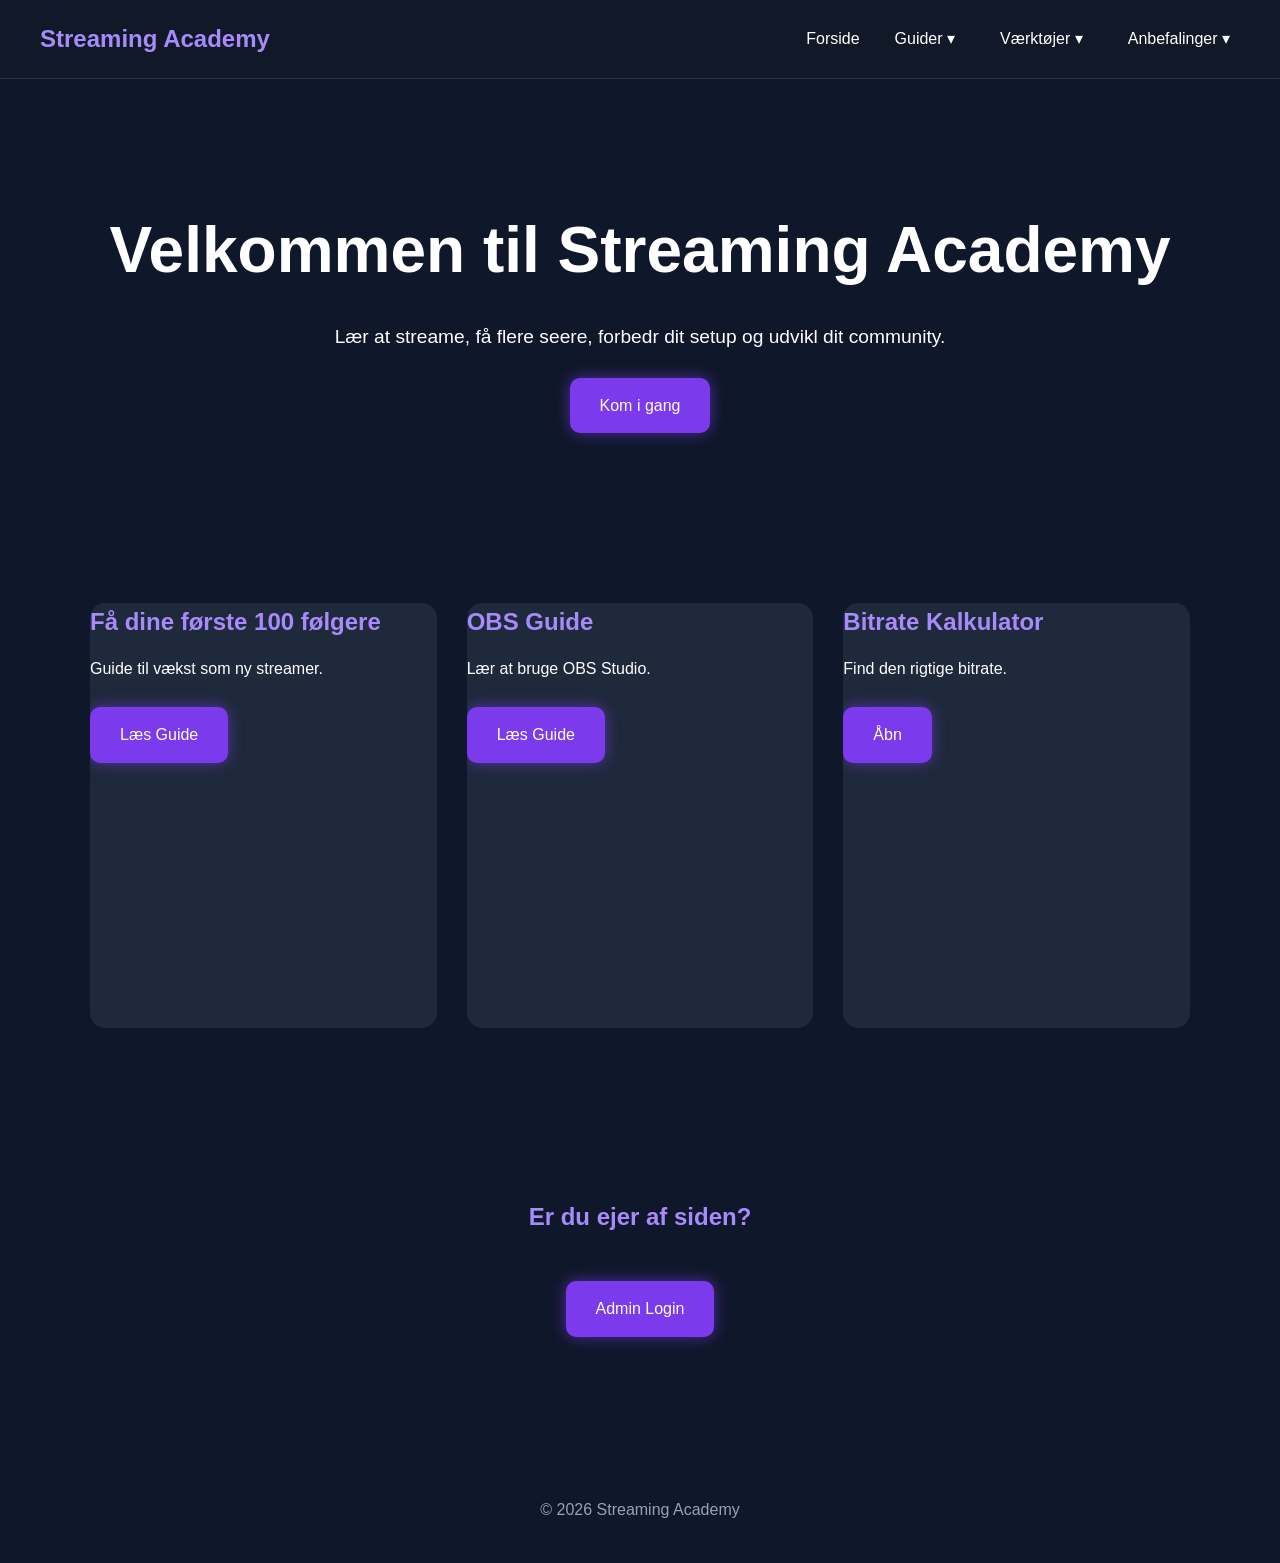
<file: index.html>
<!DOCTYPE html>

<html lang="da">
<head>
    <meta charset="UTF-8">
    <meta name="viewport" content="width=device-width, initial-scale=1.0">
    <title>Streaming Academy</title>
    <link rel="stylesheet" href="style.css">
</head>
<body>

<header>
    <div class="logo">Streaming Academy</div>


<nav class="nav">

    <a href="index.html" class="nav-link">Forside</a>

    <div class="dropdown">
        <span class="dropbtn">Guider ▾</span>
        <div class="dropdown-content">
            <a href="100-foelgere.html">Første 100 Følgere</a>
            <a href="thumbnails.html">Thumbnails</a>
            <a href="stream-setup.html">Stream Setup</a>
            <a href="obs-guide.html">OBS Guide</a>
        </div>
    </div>

    <div class="dropdown">
        <span class="dropbtn">Værktøjer ▾</span>
        <div class="dropdown-content">
            <a href="streamnavn.html">Streamnavn Generator</a>
            <a href="contentideer.html">Content Idéer</a>
            <a href="bitrate-kalkulator.html">Bitrate Kalkulator</a>
            <a href="mikrofontest.html">Mikrofon Test</a>
        </div>
    </div>

    <div class="dropdown">
        <span class="dropbtn">Anbefalinger ▾</span>
        <div class="dropdown-content">
            <a href="webcams.html">Webcams</a>
            <a href="mikrofoner.html">Mikrofoner</a>
        </div>
    </div>

</nav>


</header>

<section class="hero">
    <h1>Velkommen til Streaming Academy</h1>


<p>
    Lær at streame, få flere seere,
    forbedr dit setup og udvikl dit community.
</p>

<a href="100-foelgere.html" class="btn">
    Kom i gang
</a>


</section>

<section class="cards">


<div class="card">
    <h2>Få dine første 100 følgere</h2>
    <p>Guide til vækst som ny streamer.</p>
    <a href="100-foelgere.html" class="btn">Læs Guide</a>
</div>

<div class="card">
    <h2>OBS Guide</h2>
    <p>Lær at bruge OBS Studio.</p>
    <a href="obs-guide.html" class="btn">Læs Guide</a>
</div>

<div class="card">
    <h2>Bitrate Kalkulator</h2>
    <p>Find den rigtige bitrate.</p>
    <a href="bitrate-kalkulator.html" class="btn">Åbn</a>
</div>


</section>

<section class="admin-section">
    <h2>Er du ejer af siden?</h2>


<a href="admin.html" class="btn">
    Admin Login
</a>


</section>

<footer>
    <p>© 2026 Streaming Academy</p>
</footer>

</body>
</html>
</file>
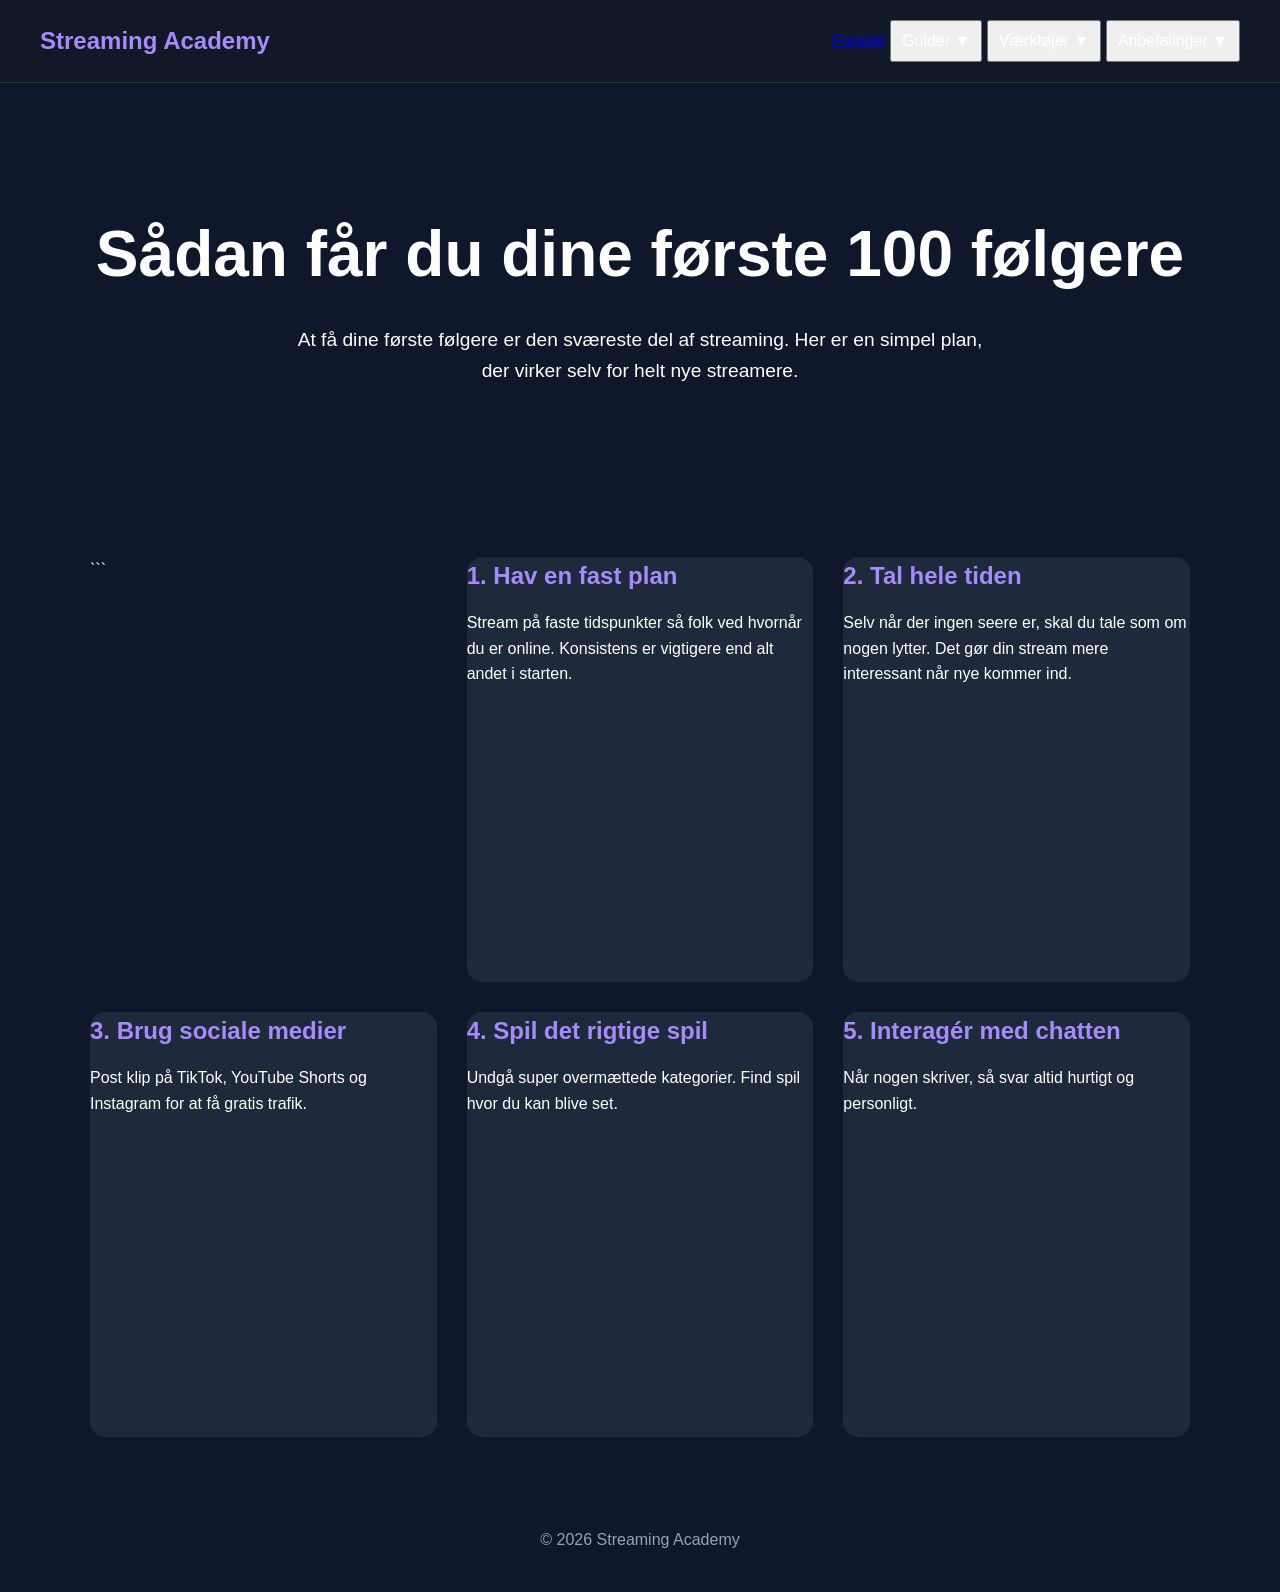
<file: 100-foelgere.html>
<!DOCTYPE html>

<html lang="da">
<head>
    <meta charset="UTF-8">
    <meta name="viewport" content="width=device-width, initial-scale=1.0">
    <title>Første 100 Følgere</title>
    <link rel="stylesheet" href="style.css">
</head>
<body>

<header>
    <div class="logo">Streaming Academy</div>


<nav>
    <a href="index.html">Forside</a>

    <div class="dropdown">
        <button class="dropbtn">Guider ▼</button>
        <div class="dropdown-content">
            <a href="100-foelgere.html">Første 100 Følgere</a>
            <a href="thumbnails.html">Thumbnails</a>
            <a href="stream-setup.html">Stream Setup</a>
            <a href="obs-guide.html">OBS Guide</a>
        </div>
    </div>

    <div class="dropdown">
        <button class="dropbtn">Værktøjer ▼</button>
        <div class="dropdown-content">
            <a href="streamnavn.html">Streamnavn Generator</a>
            <a href="contentideer.html">Content Idéer</a>
            <a href="bitrate-kalkulator.html">Bitrate Kalkulator</a>
            <a href="mikrofontest.html">Mikrofon Test</a>
        </div>
    </div>

    <div class="dropdown">
        <button class="dropbtn">Anbefalinger ▼</button>
        <div class="dropdown-content">
            <a href="webcams.html">Webcams</a>
            <a href="mikrofoner.html">Mikrofoner</a>
        </div>
    </div>
</nav>


</header>

<section class="hero">
    <h1>Sådan får du dine første 100 følgere</h1>
    <p>
        At få dine første følgere er den sværeste del af streaming.
        Her er en simpel plan, der virker selv for helt nye streamere.
    </p>
</section>

<section class="cards">

```
<div class="card">
    <h2>1. Hav en fast plan</h2>
    <p>
        Stream på faste tidspunkter så folk ved hvornår du er online.
        Konsistens er vigtigere end alt andet i starten.
    </p>
</div>

<div class="card">
    <h2>2. Tal hele tiden</h2>
    <p>
        Selv når der ingen seere er, skal du tale som om nogen lytter.
        Det gør din stream mere interessant når nye kommer ind.
    </p>
</div>

<div class="card">
    <h2>3. Brug sociale medier</h2>
    <p>
        Post klip på TikTok, YouTube Shorts og Instagram for at få gratis trafik.
    </p>
</div>

<div class="card">
    <h2>4. Spil det rigtige spil</h2>
    <p>
        Undgå super overmættede kategorier. Find spil hvor du kan blive set.
    </p>
</div>

<div class="card">
    <h2>5. Interagér med chatten</h2>
    <p>
        Når nogen skriver, så svar altid hurtigt og personligt.
    </p>
</div>


</section>

<footer>
    <p>© 2026 Streaming Academy</p>
</footer>

</body>
</html>
</file>
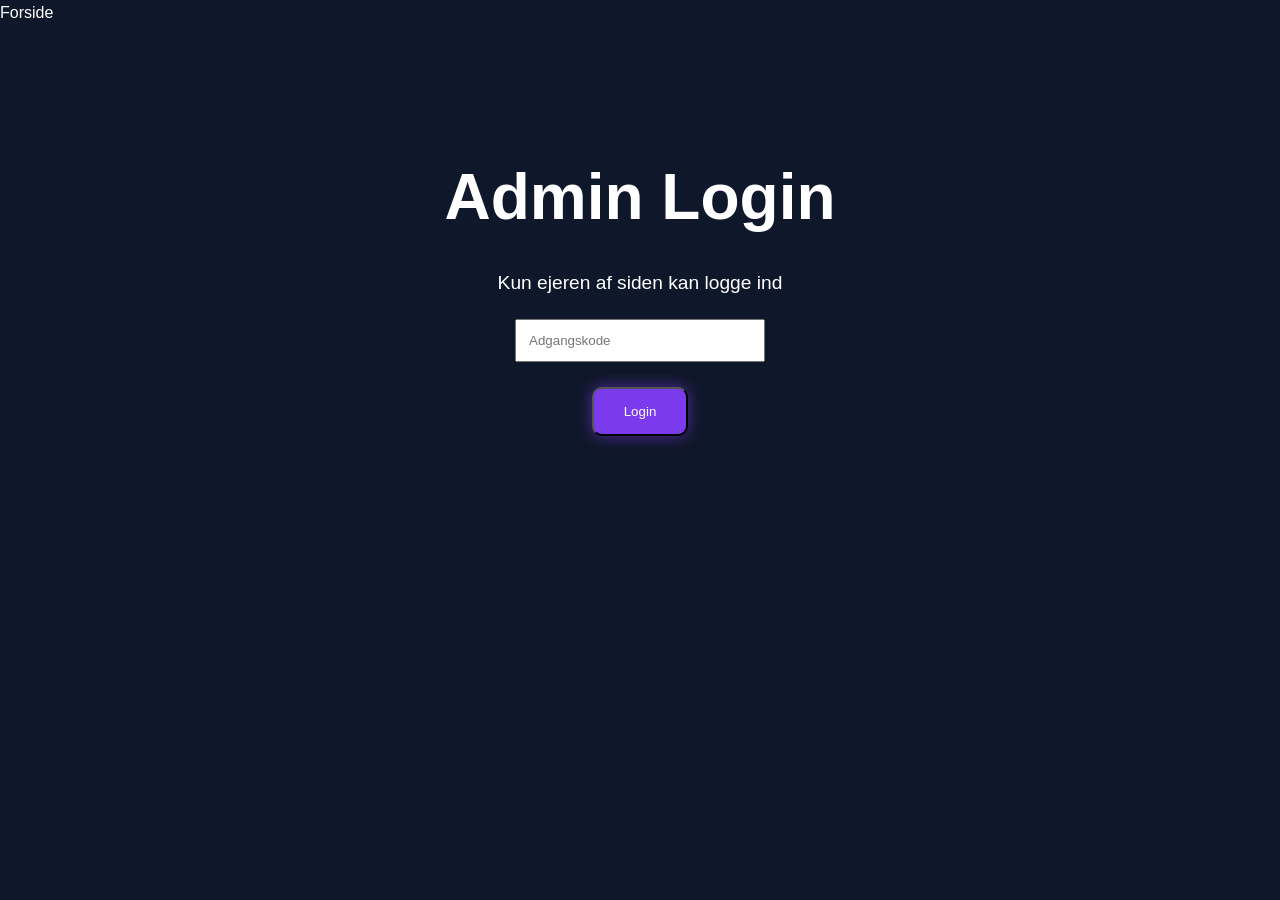
<file: admin.html>
<!DOCTYPE html>
<html lang="da">
<head>
<meta charset="UTF-8">
<meta name="viewport" content="width=device-width, initial-scale=1.0">
<title>Admin Login</title>
<link rel="stylesheet" href="style.css">
</head>
<body>

<nav class="nav">
    <a href="index.html" class="nav-link">Forside</a>
</nav>

<section class="hero">
    <h1>Admin Login</h1>
    <p>Kun ejeren af siden kan logge ind</p>

    <input type="password" id="password" placeholder="Adgangskode"
           style="padding:12px; margin-top:20px; width:250px;">

    <br>

    <button class="btn" onclick="checkPassword()">Login</button>

    <h2 id="msg" style="margin-top:20px;"></h2>
</section>

<script>
function checkPassword(){
    const pass = document.getElementById("password").value;

    // SKIFT DEN HER KODE SENERE HVIS DU VIL
    if(pass === "admin123"){
        document.getElementById("msg").style.color = "lightgreen";
        document.getElementById("msg").innerText = "Login godkendt...";

        // her sender vi videre til en “skjult side”
        setTimeout(() => {
            window.location.href = "admin-panel.html";
        }, 800);

    } else {
        document.getElementById("msg").style.color = "red";
        document.getElementById("msg").innerText = "Forkert kode";
    }
}
</script>

</body>
</html>
</file>
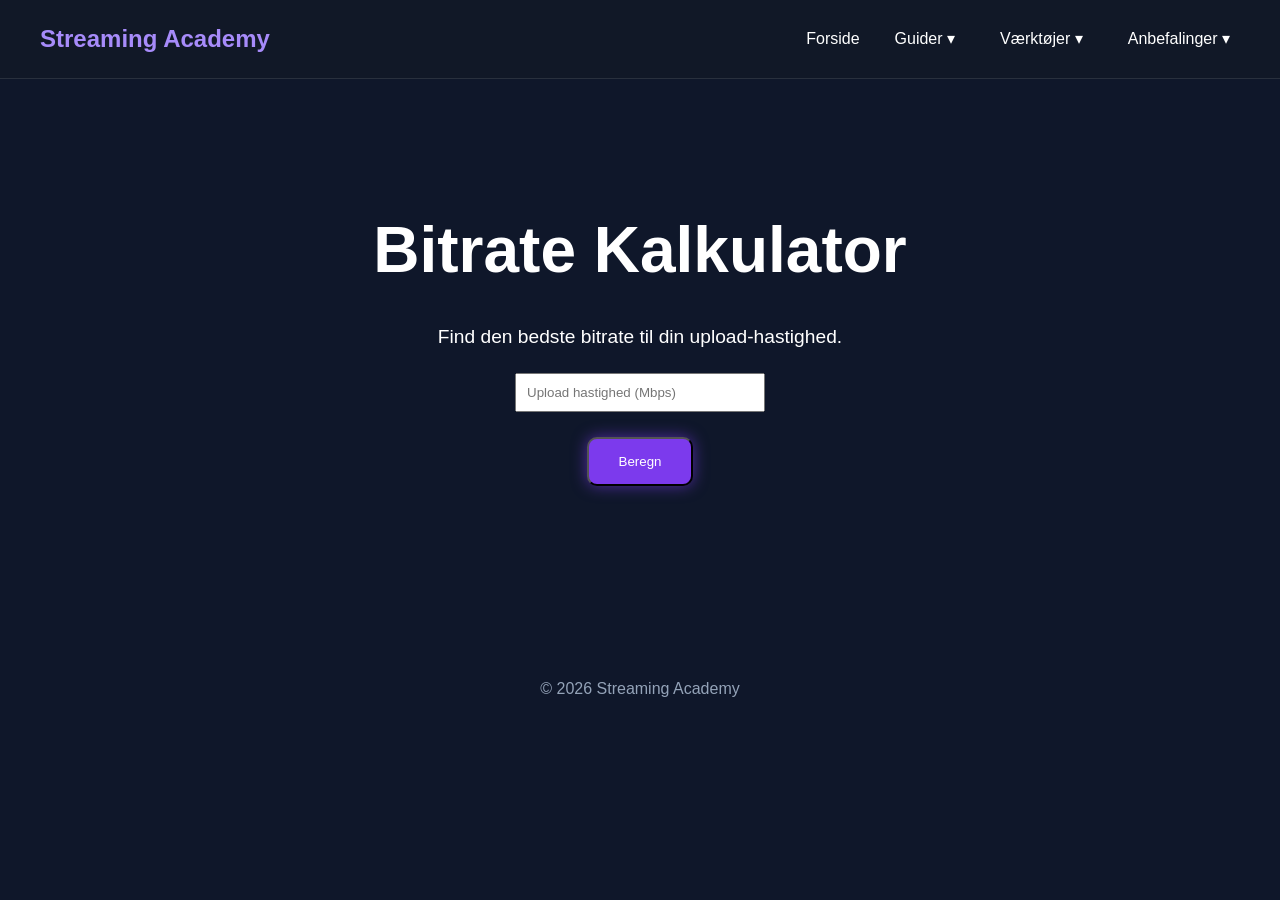
<file: bitrate-kalkulator.html>
<!DOCTYPE html>

<html lang="da">
<head>
    <meta charset="UTF-8">
    <meta name="viewport" content="width=device-width, initial-scale=1.0">
    <title>Bitrate Kalkulator</title>
    <link rel="stylesheet" href="style.css">
</head>
<body>

<header>
    <div class="logo">Streaming Academy</div>


<nav class="nav">

    <a href="index.html" class="nav-link">Forside</a>

    <div class="dropdown">
        <span class="dropbtn">Guider ▾</span>
        <div class="dropdown-content">
            <a href="100-foelgere.html">Første 100 Følgere</a>
            <a href="thumbnails.html">Thumbnails</a>
            <a href="stream-setup.html">Stream Setup</a>
            <a href="obs-guide.html">OBS Guide</a>
        </div>
    </div>

    <div class="dropdown">
        <span class="dropbtn">Værktøjer ▾</span>
        <div class="dropdown-content">
            <a href="streamnavn.html">Streamnavn Generator</a>
            <a href="contentideer.html">Content Idéer</a>
            <a href="bitrate-kalkulator.html">Bitrate Kalkulator</a>
            <a href="mikrofontest.html">Mikrofon Test</a>
        </div>
    </div>

    <div class="dropdown">
        <span class="dropbtn">Anbefalinger ▾</span>
        <div class="dropdown-content">
            <a href="webcams.html">Webcams</a>
            <a href="mikrofoner.html">Mikrofoner</a>
        </div>
    </div>

</nav>

</header>

<section class="hero">
    <h1>Bitrate Kalkulator</h1>
    <p>Find den bedste bitrate til din upload-hastighed.</p>


<input type="number" id="upload" placeholder="Upload hastighed (Mbps)" style="padding:10px; margin-top:20px; width:250px;">

<br>

<button class="btn" onclick="calcBitrate()">Beregn</button>

<h2 id="result" style="margin-top:30px;"></h2>


</section>

<script>
function calcBitrate(){
    const upload = document.getElementById("upload").value;

    if(!upload){
        document.getElementById("result").innerText = "Indtast din upload hastighed";
        return;
    }

    // ca. 70% af upload til streaming
    const bitrate = Math.floor(upload * 1000 * 0.7);

    document.getElementById("result").innerText =
        "Anbefalet bitrate: " + bitrate + " kbps";
}
</script>

<footer>
    <p>© 2026 Streaming Academy</p>
</footer>

</body>
</html>
</file>
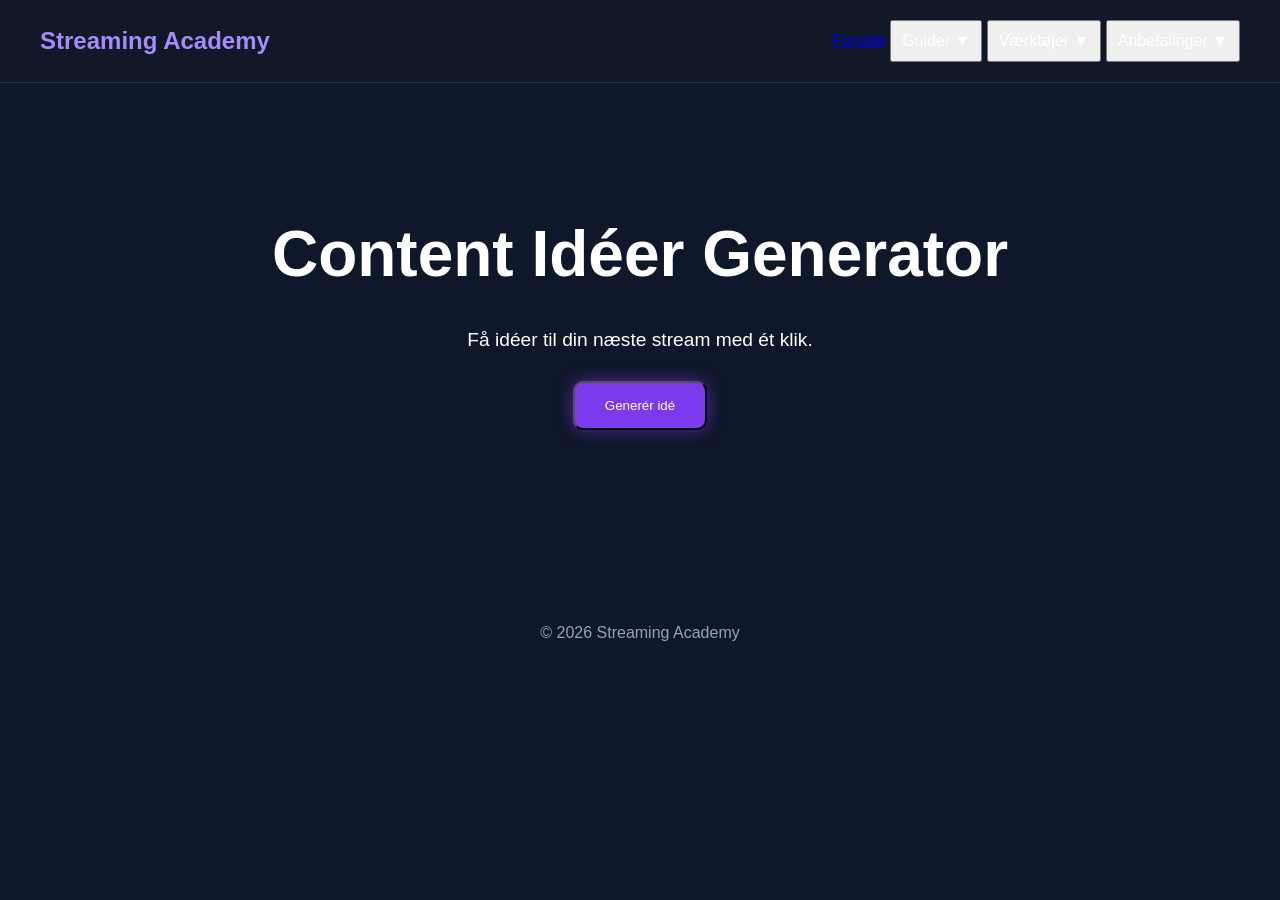
<file: contentideer.html>
<!DOCTYPE html>

<html lang="da">
<head>
    <meta charset="UTF-8">
    <meta name="viewport" content="width=device-width, initial-scale=1.0">
    <title>Content Idéer Generator</title>
    <link rel="stylesheet" href="style.css">
</head>
<body>

<header>
    <div class="logo">Streaming Academy</div>


<nav>
    <a href="index.html">Forside</a>

    <div class="dropdown">
        <button class="dropbtn">Guider ▼</button>
        <div class="dropdown-content">
            <a href="100-foelgere.html">Første 100 Følgere</a>
            <a href="thumbnails.html">Thumbnails</a>
            <a href="stream-setup.html">Stream Setup</a>
            <a href="obs-guide.html">OBS Guide</a>
        </div>
    </div>

    <div class="dropdown">
        <button class="dropbtn">Værktøjer ▼</button>
        <div class="dropdown-content">
            <a href="streamnavn.html">Streamnavn Generator</a>
            <a href="contentideer.html">Content Idéer</a>
            <a href="bitrate-kalkulator.html">Bitrate Kalkulator</a>
            <a href="mikrofontest.html">Mikrofon Test</a>
        </div>
    </div>

    <div class="dropdown">
        <button class="dropbtn">Anbefalinger ▼</button>
        <div class="dropdown-content">
            <a href="webcams.html">Webcams</a>
            <a href="mikrofoner.html">Mikrofoner</a>
        </div>
    </div>
</nav>


</header>

<section class="hero">
    <h1>Content Idéer Generator</h1>
    <p>Få idéer til din næste stream med ét klik.</p>


<button class="btn" onclick="generateIdea()">Generér idé</button>

<h2 id="idea" style="margin-top:30px;"></h2>


</section>

<script>
const ideas = [
    "Spil med omvendte controls",
    "Lad chatten styre dine valg",
    "Kun én våben challenge",
    "24 timers stream challenge",
    "React til gamle klip",
    "Tab med vilje og prøv at komme tilbage",
    "Spil uden HUD",
    "Viewer challenges hele streamen",
    "Kun én farve i spillet (hvis muligt)",
    "Speedrun dit yndlingsspil"
];

function generateIdea(){
    const random = ideas[Math.floor(Math.random() * ideas.length)];
    document.getElementById("idea").innerText = random;
}
</script>

<footer>
    <p>© 2026 Streaming Academy</p>
</footer>

</body>
</html>
</file>
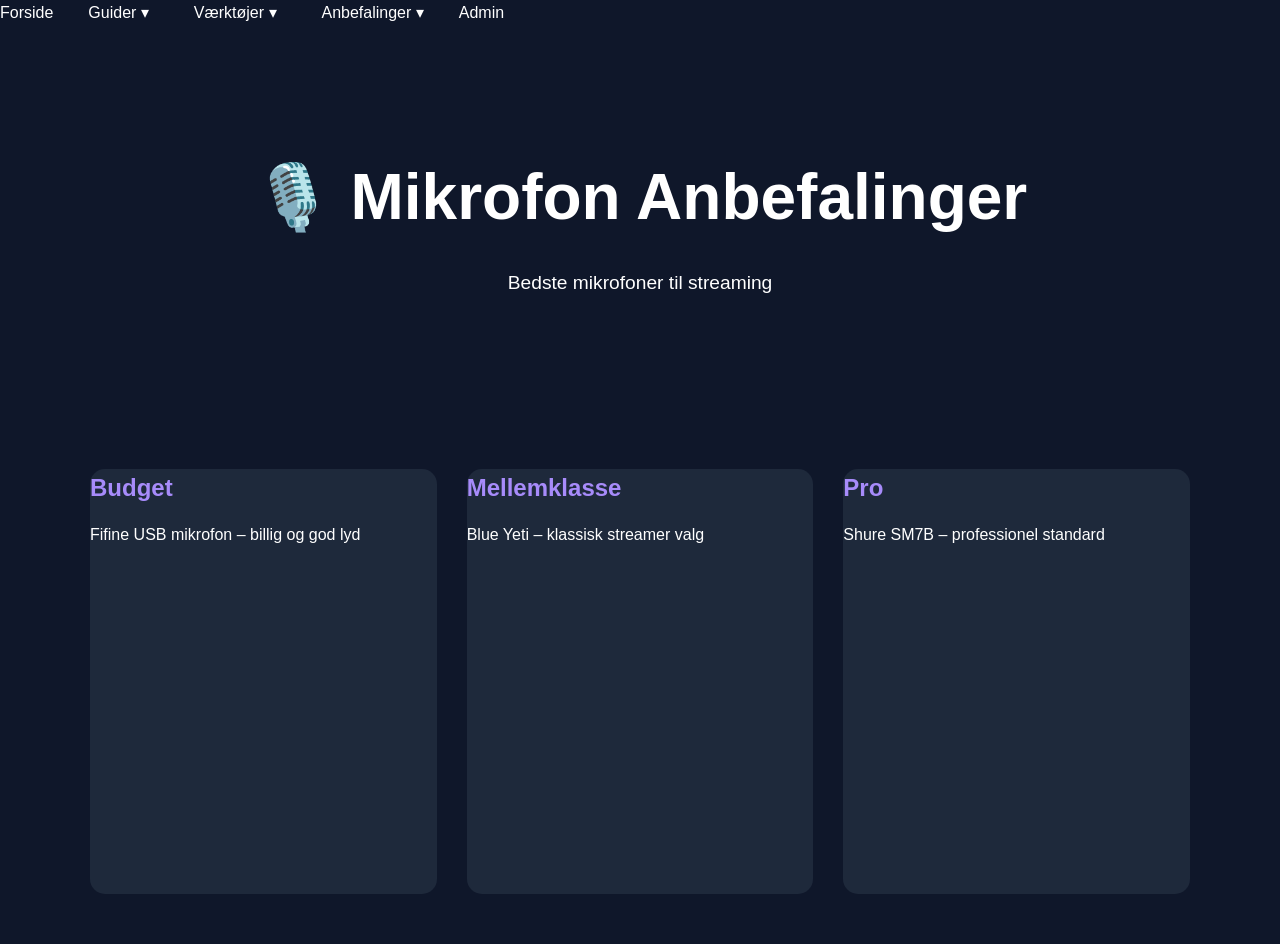
<file: mikrofoner.html>
<!DOCTYPE html>
<html lang="da">
<head>
<meta charset="UTF-8">
<meta name="viewport" content="width=device-width, initial-scale=1.0">
<title>Mikrofoner</title>
<link rel="stylesheet" href="style.css">
</head>
<body>

<nav class="nav">

    <a href="index.html" class="nav-link">Forside</a>

    <div class="dropdown">
        <span class="dropbtn">Guider ▾</span>
        <div class="dropdown-content">
            <a href="100-foelgere.html">Første 100 Følgere</a>
            <a href="thumbnails.html">Thumbnails</a>
            <a href="stream-setup.html">Stream Setup</a>
            <a href="obs-guide.html">OBS Guide</a>
        </div>
    </div>

    <div class="dropdown">
        <span class="dropbtn">Værktøjer ▾</span>
        <div class="dropdown-content">
            <a href="streamnavn.html">Streamnavn Generator</a>
            <a href="contentideer.html">Content Idéer</a>
            <a href="bitrate-kalkulator.html">Bitrate Kalkulator</a>
            <a href="mikrofontest.html">Mikrofon Test</a>
        </div>
    </div>

    <div class="dropdown">
        <span class="dropbtn">Anbefalinger ▾</span>
        <div class="dropdown-content">
            <a href="webcams.html">Webcams</a>
            <a href="mikrofoner.html">Mikrofoner</a>
        </div>
    </div>

    <a href="admin.html" class="nav-link">Admin</a>

</nav>

<section class="hero">
    <h1>🎙️ Mikrofon Anbefalinger</h1>
    <p>Bedste mikrofoner til streaming</p>
</section>

<section class="cards">

<div class="card">
<h2>Budget</h2>
<p>Fifine USB mikrofon – billig og god lyd</p>
</div>

<div class="card">
<h2>Mellemklasse</h2>
<p>Blue Yeti – klassisk streamer valg</p>
</div>

<div class="card">
<h2>Pro</h2>
<p>Shure SM7B – professionel standard</p>
</div>

</section>

</body>
</html>
</file>
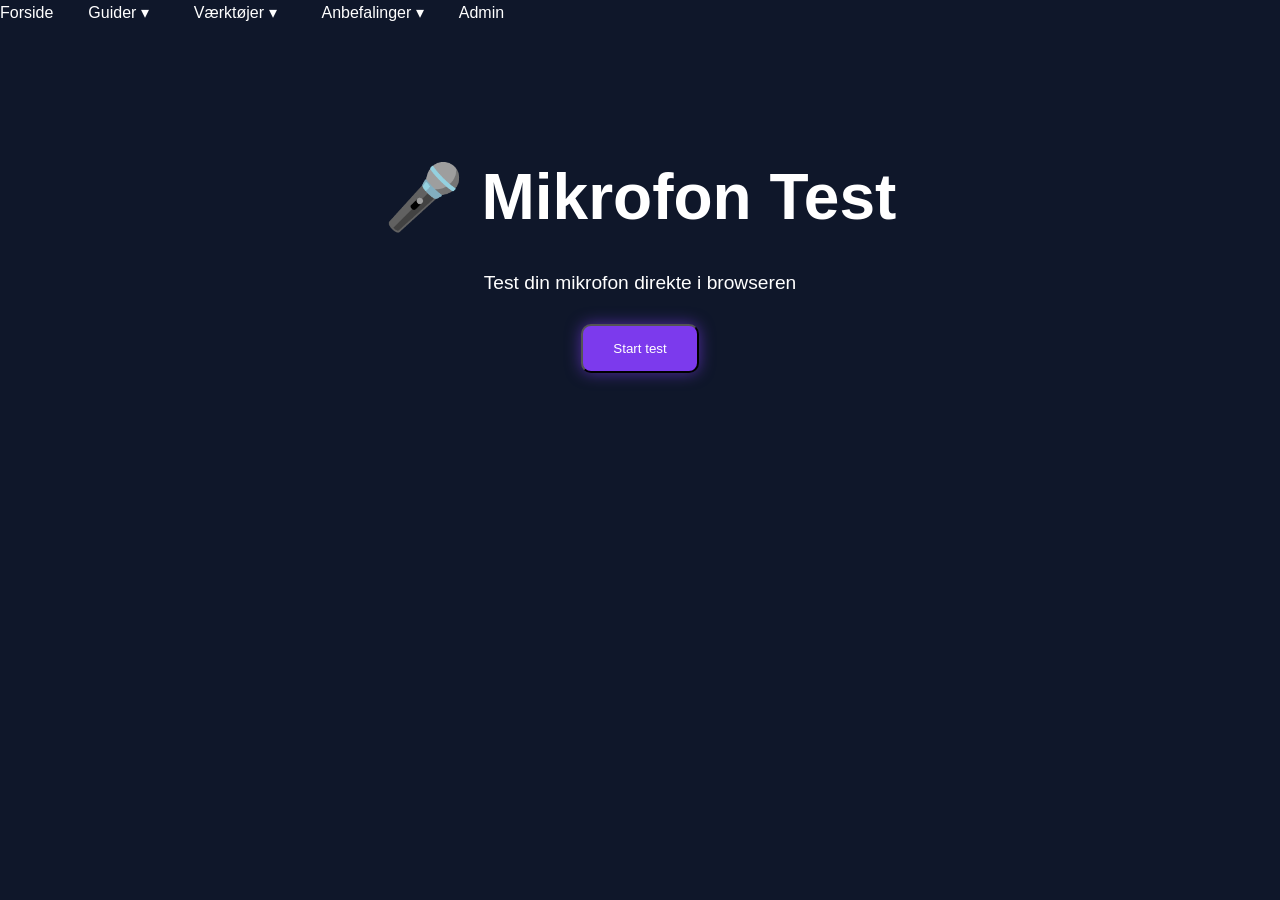
<file: mikrofontest.html>
<!DOCTYPE html>
<html lang="da">
<head>
<meta charset="UTF-8">
<meta name="viewport" content="width=device-width, initial-scale=1.0">
<title>Mikrofon Test</title>
<link rel="stylesheet" href="style.css">
</head>
<body>

<nav class="nav">

    <a href="index.html" class="nav-link">Forside</a>

    <div class="dropdown">
        <span class="dropbtn">Guider ▾</span>
        <div class="dropdown-content">
            <a href="100-foelgere.html">Første 100 Følgere</a>
            <a href="thumbnails.html">Thumbnails</a>
            <a href="stream-setup.html">Stream Setup</a>
            <a href="obs-guide.html">OBS Guide</a>
        </div>
    </div>

    <div class="dropdown">
        <span class="dropbtn">Værktøjer ▾</span>
        <div class="dropdown-content">
            <a href="streamnavn.html">Streamnavn Generator</a>
            <a href="contentideer.html">Content Idéer</a>
            <a href="bitrate-kalkulator.html">Bitrate Kalkulator</a>
            <a href="mikrofontest.html">Mikrofon Test</a>
        </div>
    </div>

    <div class="dropdown">
        <span class="dropbtn">Anbefalinger ▾</span>
        <div class="dropdown-content">
            <a href="webcams.html">Webcams</a>
            <a href="mikrofoner.html">Mikrofoner</a>
        </div>
    </div>

    <a href="admin.html" class="nav-link">Admin</a>

</nav>

<section class="hero">
    <h1>🎤 Mikrofon Test</h1>
    <p>Test din mikrofon direkte i browseren</p>

    <button class="btn" onclick="startTest()">Start test</button>

    <audio id="audio" controls style="margin-top:20px; display:none;"></audio>
</section>

<script>
let recorder;
let chunks = [];

async function startTest(){
    const stream = await navigator.mediaDevices.getUserMedia({ audio:true });

    recorder = new MediaRecorder(stream);
    chunks = [];

    recorder.ondataavailable = e => chunks.push(e.data);

    recorder.onstop = () => {
        const blob = new Blob(chunks, { type:"audio/webm" });
        const url = URL.createObjectURL(blob);

        const audio = document.getElementById("audio");
        audio.src = url;
        audio.style.display = "block";
    };

    recorder.start();

    setTimeout(() => recorder.stop(), 4000);
}
</script>

</body>
</html>
</file>
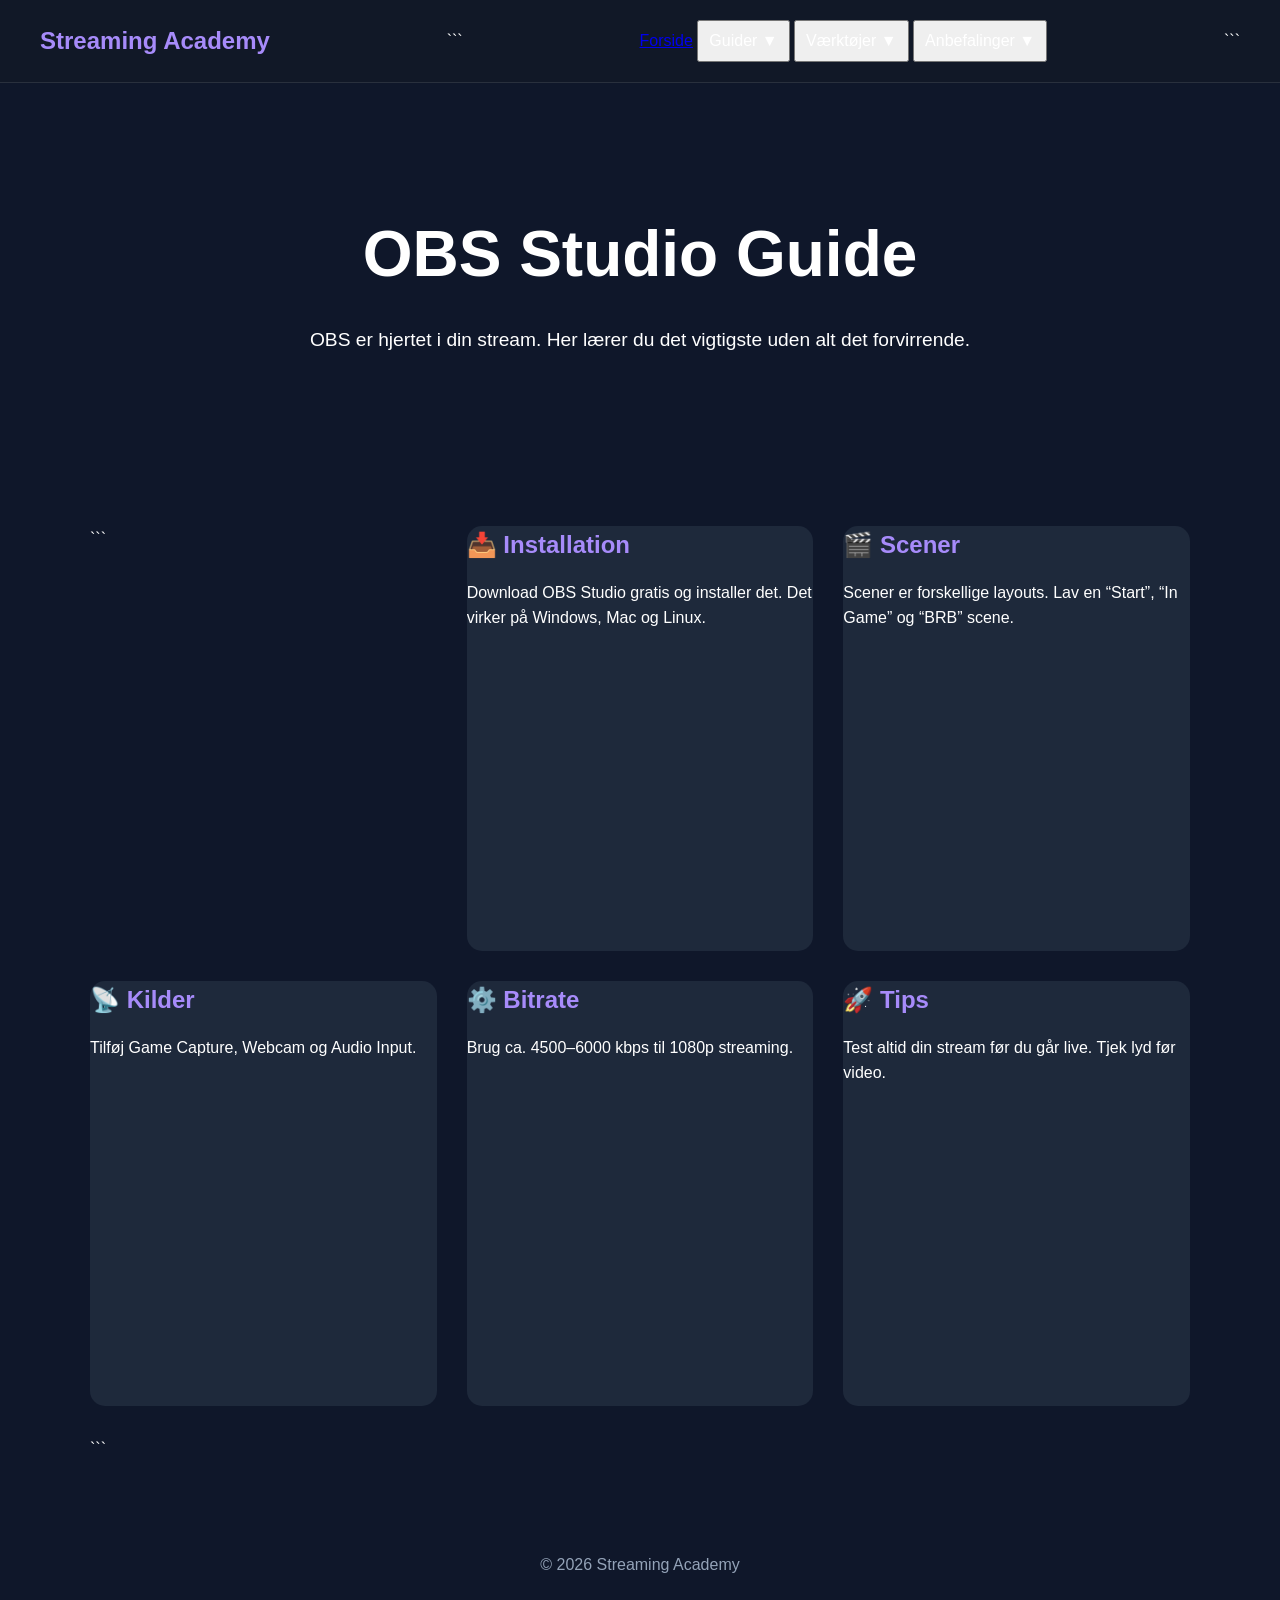
<file: OBS-guide.html>
<!DOCTYPE html>

<html lang="da">
<head>
    <meta charset="UTF-8">
    <meta name="viewport" content="width=device-width, initial-scale=1.0">
    <title>OBS Guide</title>
    <link rel="stylesheet" href="style.css">
</head>
<body>

<header>
    <div class="logo">Streaming Academy</div>

```
<nav>
    <a href="index.html">Forside</a>

    <div class="dropdown">
        <button class="dropbtn">Guider ▼</button>
        <div class="dropdown-content">
            <a href="100-foelgere.html">Første 100 Følgere</a>
            <a href="thumbnails.html">Thumbnails</a>
            <a href="stream-setup.html">Stream Setup</a>
            <a href="obs-guide.html">OBS Guide</a>
        </div>
    </div>

    <div class="dropdown">
        <button class="dropbtn">Værktøjer ▼</button>
        <div class="dropdown-content">
            <a href="streamnavn.html">Streamnavn Generator</a>
            <a href="contentideer.html">Content Idéer</a>
            <a href="bitrate-kalkulator.html">Bitrate Kalkulator</a>
            <a href="mikrofontest.html">Mikrofon Test</a>
        </div>
    </div>

    <div class="dropdown">
        <button class="dropbtn">Anbefalinger ▼</button>
        <div class="dropdown-content">
            <a href="webcams.html">Webcams</a>
            <a href="mikrofoner.html">Mikrofoner</a>
        </div>
    </div>
</nav>
```

</header>

<section class="hero">
    <h1>OBS Studio Guide</h1>
    <p>
        OBS er hjertet i din stream.
        Her lærer du det vigtigste uden alt det forvirrende.
    </p>
</section>

<section class="cards">

```
<div class="card">
    <h2>📥 Installation</h2>
    <p>
        Download OBS Studio gratis og installer det.
        Det virker på Windows, Mac og Linux.
    </p>
</div>

<div class="card">
    <h2>🎬 Scener</h2>
    <p>
        Scener er forskellige layouts.
        Lav en “Start”, “In Game” og “BRB” scene.
    </p>
</div>

<div class="card">
    <h2>📡 Kilder</h2>
    <p>
        Tilføj Game Capture, Webcam og Audio Input.
    </p>
</div>

<div class="card">
    <h2>⚙️ Bitrate</h2>
    <p>
        Brug ca. 4500–6000 kbps til 1080p streaming.
    </p>
</div>

<div class="card">
    <h2>🚀 Tips</h2>
    <p>
        Test altid din stream før du går live.
        Tjek lyd før video.
    </p>
</div>
```

</section>

<footer>
    <p>© 2026 Streaming Academy</p>
</footer>

</body>
</html>
</file>
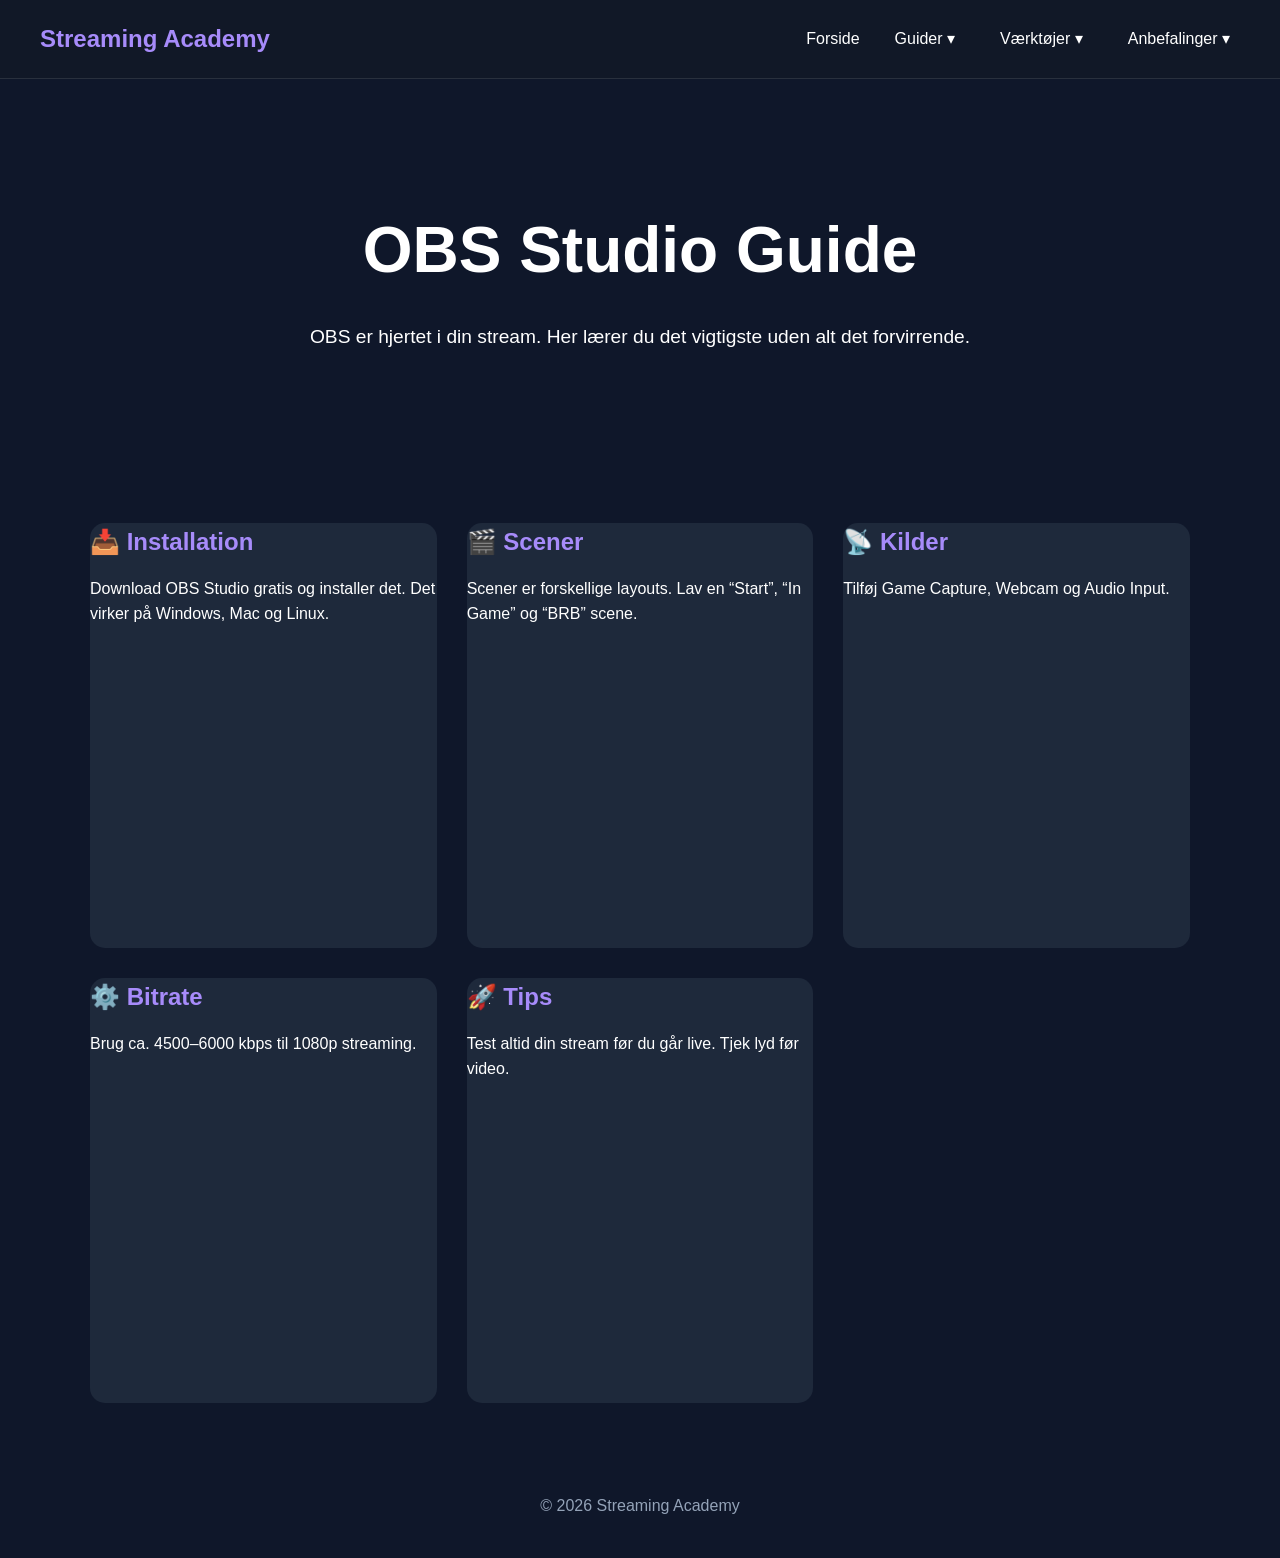
<file: obs-guide.html>
<!DOCTYPE html>

<html lang="da">
<head>
    <meta charset="UTF-8">
    <meta name="viewport" content="width=device-width, initial-scale=1.0">
    <title>OBS Guide</title>
    <link rel="stylesheet" href="style.css">
</head>
<body>

<header>
    <div class="logo">Streaming Academy</div>


<nav class="nav">

    <a href="index.html" class="nav-link">Forside</a>

    <div class="dropdown">
        <span class="dropbtn">Guider ▾</span>
        <div class="dropdown-content">
            <a href="100-foelgere.html">Første 100 Følgere</a>
            <a href="thumbnails.html">Thumbnails</a>
            <a href="stream-setup.html">Stream Setup</a>
            <a href="obs-guide.html">OBS Guide</a>
        </div>
    </div>

    <div class="dropdown">
        <span class="dropbtn">Værktøjer ▾</span>
        <div class="dropdown-content">
            <a href="streamnavn.html">Streamnavn Generator</a>
            <a href="contentideer.html">Content Idéer</a>
            <a href="bitrate-kalkulator.html">Bitrate Kalkulator</a>
            <a href="mikrofontest.html">Mikrofon Test</a>
        </div>
    </div>

    <div class="dropdown">
        <span class="dropbtn">Anbefalinger ▾</span>
        <div class="dropdown-content">
            <a href="webcams.html">Webcams</a>
            <a href="mikrofoner.html">Mikrofoner</a>
        </div>
    </div>

</nav>


</header>

<section class="hero">
    <h1>OBS Studio Guide</h1>
    <p>
        OBS er hjertet i din stream.
        Her lærer du det vigtigste uden alt det forvirrende.
    </p>
</section>

<section class="cards">


<div class="card">
    <h2>📥 Installation</h2>
    <p>
        Download OBS Studio gratis og installer det.
        Det virker på Windows, Mac og Linux.
    </p>
</div>

<div class="card">
    <h2>🎬 Scener</h2>
    <p>
        Scener er forskellige layouts.
        Lav en “Start”, “In Game” og “BRB” scene.
    </p>
</div>

<div class="card">
    <h2>📡 Kilder</h2>
    <p>
        Tilføj Game Capture, Webcam og Audio Input.
    </p>
</div>

<div class="card">
    <h2>⚙️ Bitrate</h2>
    <p>
        Brug ca. 4500–6000 kbps til 1080p streaming.
    </p>
</div>

<div class="card">
    <h2>🚀 Tips</h2>
    <p>
        Test altid din stream før du går live.
        Tjek lyd før video.
    </p>
</div>


</section>

<footer>
    <p>© 2026 Streaming Academy</p>
</footer>

</body>
</html>
</file>
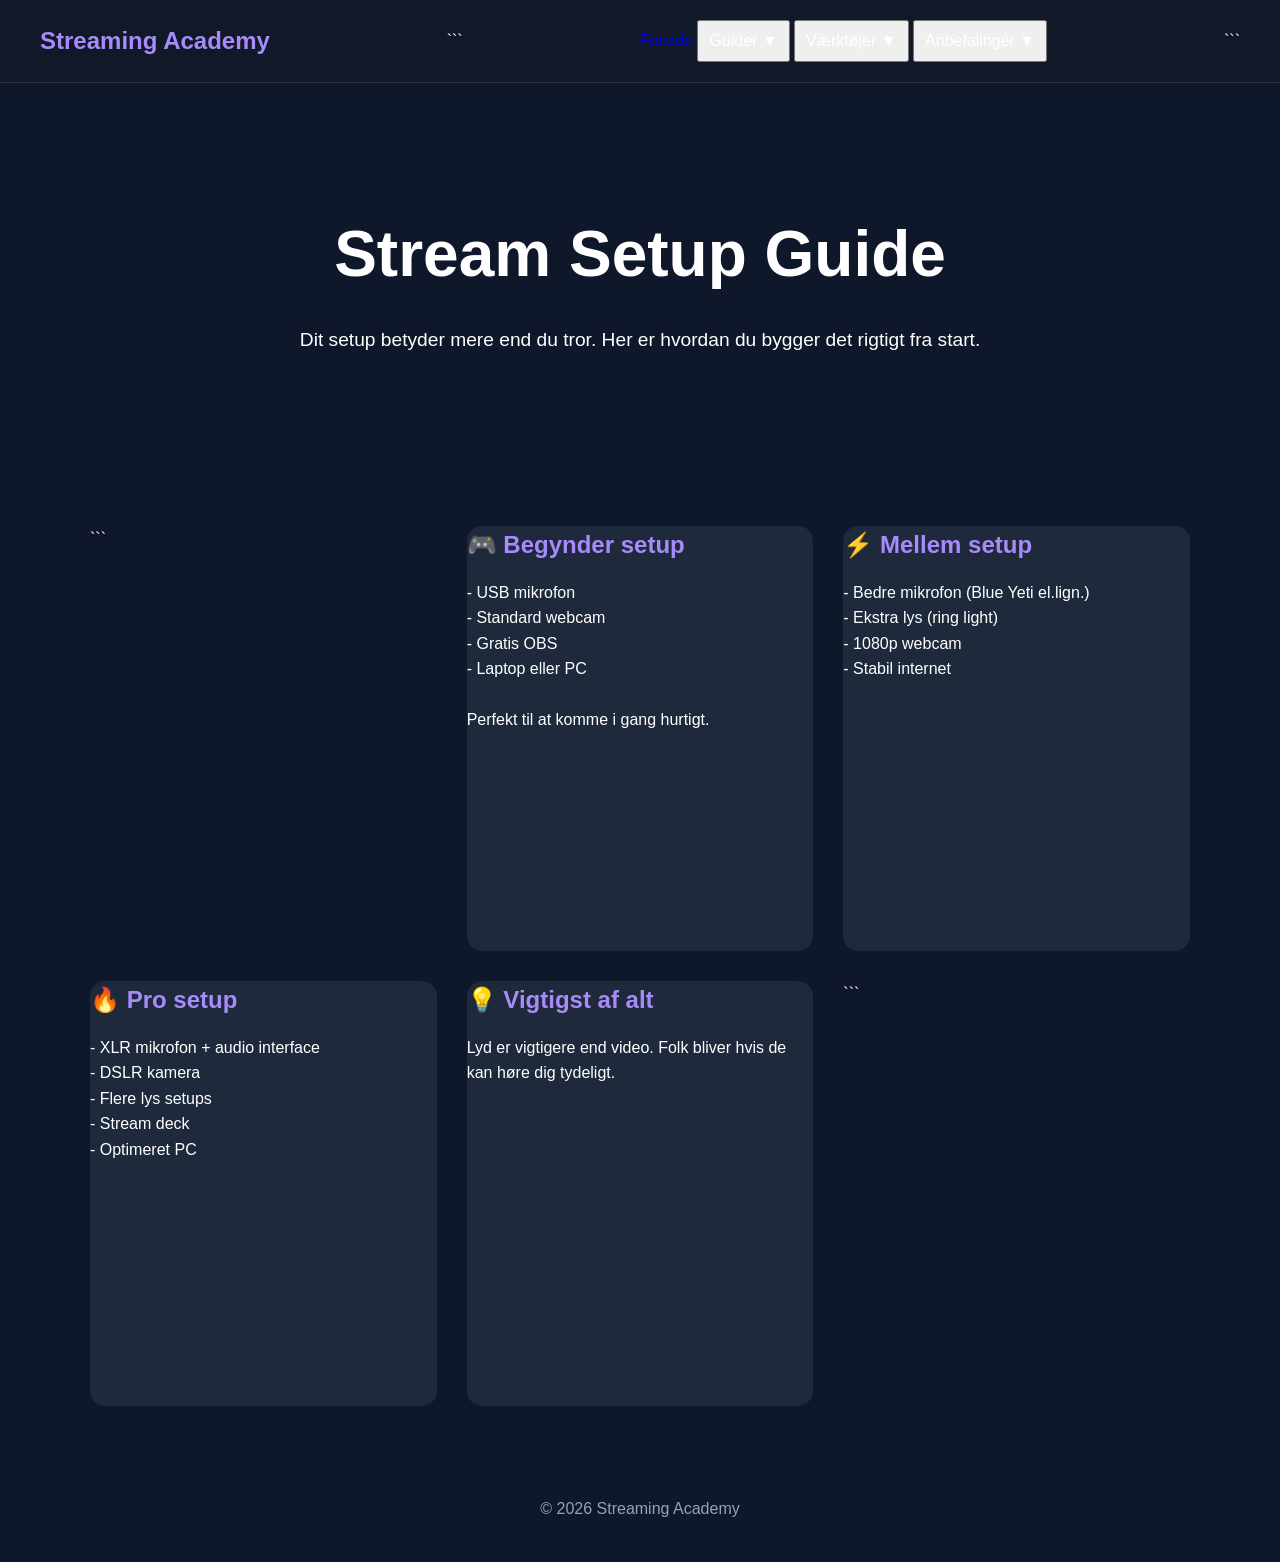
<file: stream-setup.html>
<!DOCTYPE html>

<html lang="da">
<head>
    <meta charset="UTF-8">
    <meta name="viewport" content="width=device-width, initial-scale=1.0">
    <title>Stream Setup Guide</title>
    <link rel="stylesheet" href="style.css">
</head>
<body>

<header>
    <div class="logo">Streaming Academy</div>

```
<nav>
    <a href="index.html">Forside</a>

    <div class="dropdown">
        <button class="dropbtn">Guider ▼</button>
        <div class="dropdown-content">
            <a href="100-foelgere.html">Første 100 Følgere</a>
            <a href="thumbnails.html">Thumbnails</a>
            <a href="stream-setup.html">Stream Setup</a>
            <a href="obs-guide.html">OBS Guide</a>
        </div>
    </div>

    <div class="dropdown">
        <button class="dropbtn">Værktøjer ▼</button>
        <div class="dropdown-content">
            <a href="streamnavn.html">Streamnavn Generator</a>
            <a href="contentideer.html">Content Idéer</a>
            <a href="bitrate-kalkulator.html">Bitrate Kalkulator</a>
            <a href="mikrofontest.html">Mikrofon Test</a>
        </div>
    </div>

    <div class="dropdown">
        <button class="dropbtn">Anbefalinger ▼</button>
        <div class="dropdown-content">
            <a href="webcams.html">Webcams</a>
            <a href="mikrofoner.html">Mikrofoner</a>
        </div>
    </div>
</nav>
```

</header>

<section class="hero">
    <h1>Stream Setup Guide</h1>
    <p>
        Dit setup betyder mere end du tror.
        Her er hvordan du bygger det rigtigt fra start.
    </p>
</section>

<section class="cards">

```
<div class="card">
    <h2>🎮 Begynder setup</h2>
    <p>
        - USB mikrofon<br>
        - Standard webcam<br>
        - Gratis OBS<br>
        - Laptop eller PC<br><br>
        Perfekt til at komme i gang hurtigt.
    </p>
</div>

<div class="card">
    <h2>⚡ Mellem setup</h2>
    <p>
        - Bedre mikrofon (Blue Yeti el.lign.)<br>
        - Ekstra lys (ring light)<br>
        - 1080p webcam<br>
        - Stabil internet
    </p>
</div>

<div class="card">
    <h2>🔥 Pro setup</h2>
    <p>
        - XLR mikrofon + audio interface<br>
        - DSLR kamera<br>
        - Flere lys setups<br>
        - Stream deck<br>
        - Optimeret PC
    </p>
</div>

<div class="card">
    <h2>💡 Vigtigst af alt</h2>
    <p>
        Lyd er vigtigere end video.
        Folk bliver hvis de kan høre dig tydeligt.
    </p>
</div>
```

</section>

<footer>
    <p>© 2026 Streaming Academy</p>
</footer>

</body>
</html>
</file>
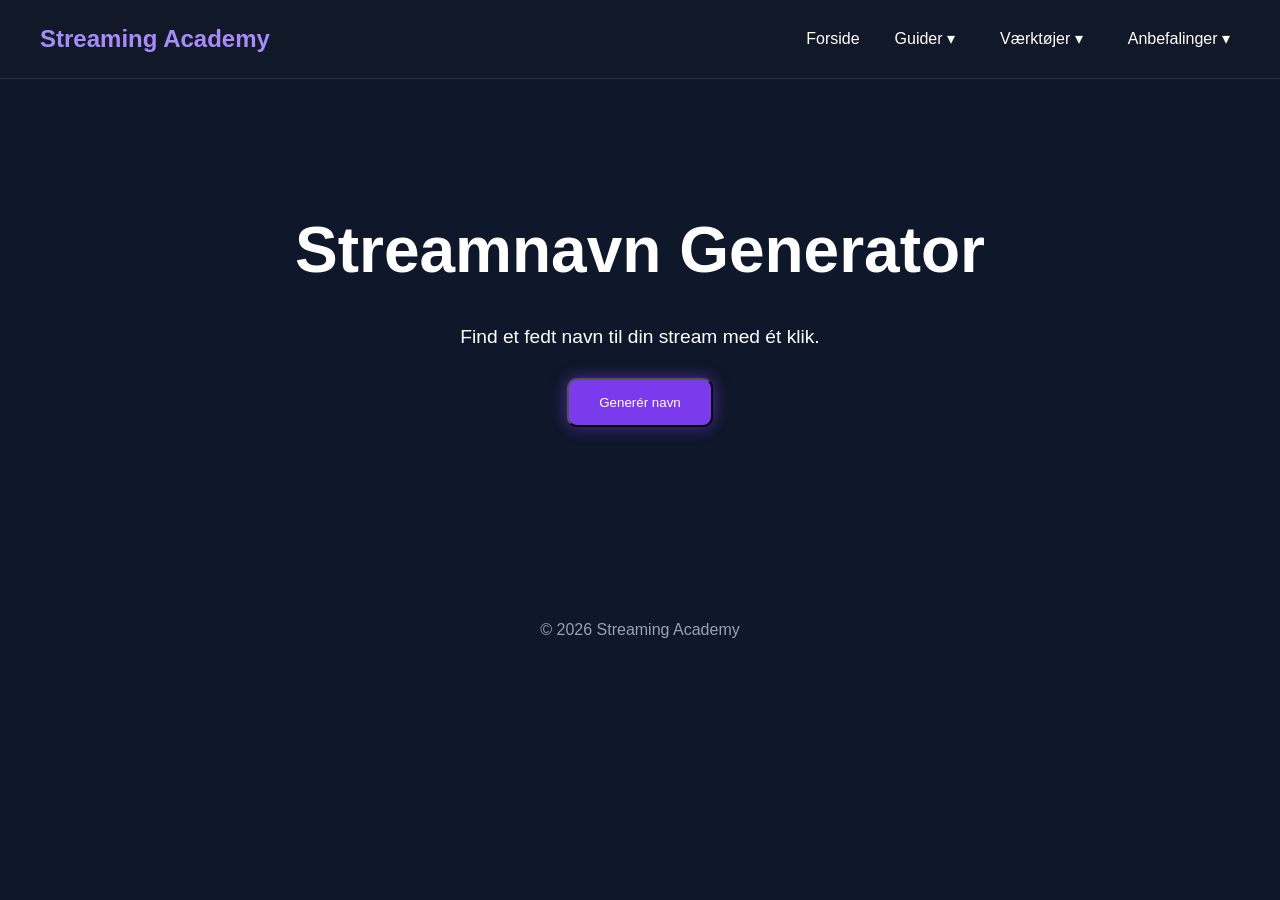
<file: streamnavn.html>
<!DOCTYPE html>

<html lang="da">
<head>
    <meta charset="UTF-8">
    <meta name="viewport" content="width=device-width, initial-scale=1.0">
    <title>Streamnavn Generator</title>
    <link rel="stylesheet" href="style.css">
</head>
<body>

<header>
    <div class="logo">Streaming Academy</div>


<nav class="nav">

    <a href="index.html" class="nav-link">Forside</a>

    <div class="dropdown">
        <span class="dropbtn">Guider ▾</span>
        <div class="dropdown-content">
            <a href="100-foelgere.html">Første 100 Følgere</a>
            <a href="thumbnails.html">Thumbnails</a>
            <a href="stream-setup.html">Stream Setup</a>
            <a href="obs-guide.html">OBS Guide</a>
        </div>
    </div>

    <div class="dropdown">
        <span class="dropbtn">Værktøjer ▾</span>
        <div class="dropdown-content">
            <a href="streamnavn.html">Streamnavn Generator</a>
            <a href="contentideer.html">Content Idéer</a>
            <a href="bitrate-kalkulator.html">Bitrate Kalkulator</a>
            <a href="mikrofontest.html">Mikrofon Test</a>
        </div>
    </div>

    <div class="dropdown">
        <span class="dropbtn">Anbefalinger ▾</span>
        <div class="dropdown-content">
            <a href="webcams.html">Webcams</a>
            <a href="mikrofoner.html">Mikrofoner</a>
        </div>
    </div>

</nav>


</header>

<section class="hero">
    <h1>Streamnavn Generator</h1>
    <p>Find et fedt navn til din stream med ét klik.</p>


<button class="btn" onclick="generateName()">Generér navn</button>

<h2 id="name" style="margin-top:30px;"></h2>


</section>

<script>
const names = [
    "ShadowStream",
    "PixelKing",
    "NightNova",
    "FrostByte",
    "StreamLegend",
    "AlphaCaster",
    "NovaPlays",
    "ZeroLagTV",
    "EchoGaming",
    "CyberWolf"
];

function generateName(){
    const random = names[Math.floor(Math.random() * names.length)];
    document.getElementById("name").innerText = random;
}
</script>

<footer>
    <p>© 2026 Streaming Academy</p>
</footer>

</body>
</html>
</file>
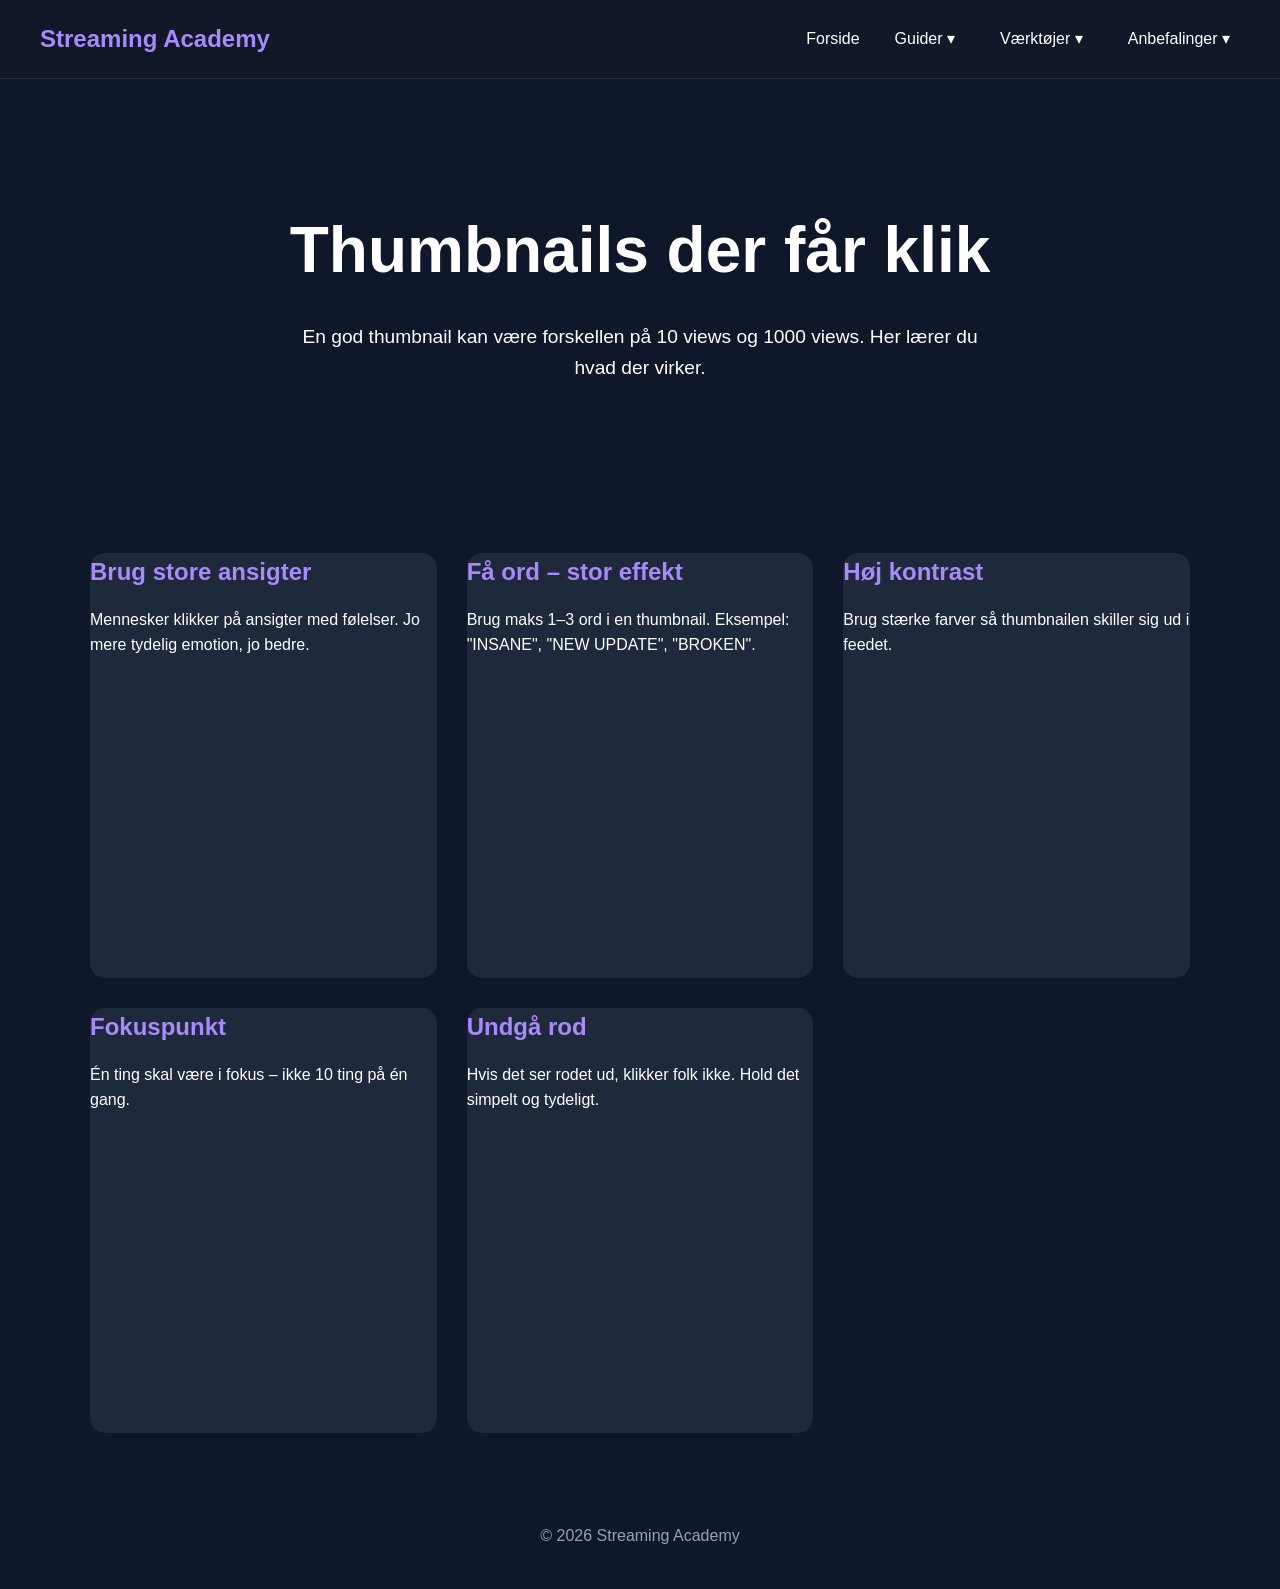
<file: thumbnails.html>
<!DOCTYPE html>

<html lang="da">
<head>
    <meta charset="UTF-8">
    <meta name="viewport" content="width=device-width, initial-scale=1.0">
    <title>Thumbnails Guide</title>
    <link rel="stylesheet" href="style.css">
</head>
<body>

<header>
    <div class="logo">Streaming Academy</div>


<nav class="nav">

    <a href="index.html" class="nav-link">Forside</a>

    <div class="dropdown">
        <span class="dropbtn">Guider ▾</span>
        <div class="dropdown-content">
            <a href="100-foelgere.html">Første 100 Følgere</a>
            <a href="thumbnails.html">Thumbnails</a>
            <a href="stream-setup.html">Stream Setup</a>
            <a href="obs-guide.html">OBS Guide</a>
        </div>
    </div>

    <div class="dropdown">
        <span class="dropbtn">Værktøjer ▾</span>
        <div class="dropdown-content">
            <a href="streamnavn.html">Streamnavn Generator</a>
            <a href="contentideer.html">Content Idéer</a>
            <a href="bitrate-kalkulator.html">Bitrate Kalkulator</a>
            <a href="mikrofontest.html">Mikrofon Test</a>
        </div>
    </div>

    <div class="dropdown">
        <span class="dropbtn">Anbefalinger ▾</span>
        <div class="dropdown-content">
            <a href="webcams.html">Webcams</a>
            <a href="mikrofoner.html">Mikrofoner</a>
        </div>
    </div>

</nav>


</header>

<section class="hero">
    <h1>Thumbnails der får klik</h1>
    <p>
        En god thumbnail kan være forskellen på 10 views og 1000 views.
        Her lærer du hvad der virker.
    </p>
</section>

<section class="cards">


<div class="card">
    <h2>Brug store ansigter</h2>
    <p>
        Mennesker klikker på ansigter med følelser.
        Jo mere tydelig emotion, jo bedre.
    </p>
</div>

<div class="card">
    <h2>Få ord – stor effekt</h2>
    <p>
        Brug maks 1–3 ord i en thumbnail.
        Eksempel: "INSANE", "NEW UPDATE", "BROKEN".
    </p>
</div>

<div class="card">
    <h2>Høj kontrast</h2>
    <p>
        Brug stærke farver så thumbnailen skiller sig ud i feedet.
    </p>
</div>

<div class="card">
    <h2>Fokuspunkt</h2>
    <p>
        Én ting skal være i fokus – ikke 10 ting på én gang.
    </p>
</div>

<div class="card">
    <h2>Undgå rod</h2>
    <p>
        Hvis det ser rodet ud, klikker folk ikke.
        Hold det simpelt og tydeligt.
    </p>
</div>


</section>

<footer>
    <p>© 2026 Streaming Academy</p>
</footer>

</body>
</html>
</file>
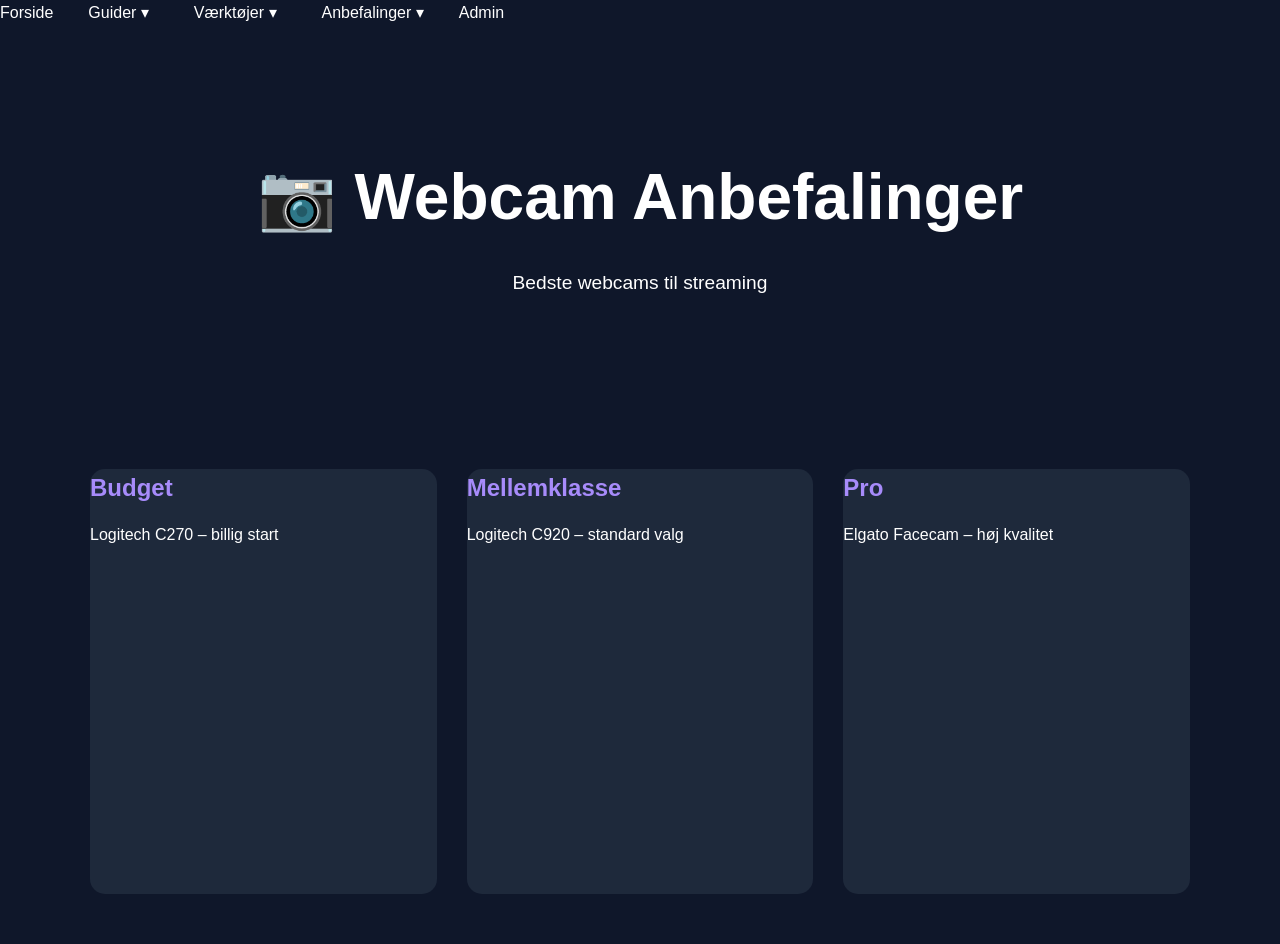
<file: webcams.html>
<!DOCTYPE html>
<html lang="da">
<head>
<meta charset="UTF-8">
<meta name="viewport" content="width=device-width, initial-scale=1.0">
<title>Webcams</title>
<link rel="stylesheet" href="style.css">
</head>
<body>

<nav class="nav">

    <a href="index.html" class="nav-link">Forside</a>

    <div class="dropdown">
        <span class="dropbtn">Guider ▾</span>
        <div class="dropdown-content">
            <a href="100-foelgere.html">Første 100 Følgere</a>
            <a href="thumbnails.html">Thumbnails</a>
            <a href="stream-setup.html">Stream Setup</a>
            <a href="obs-guide.html">OBS Guide</a>
        </div>
    </div>

    <div class="dropdown">
        <span class="dropbtn">Værktøjer ▾</span>
        <div class="dropdown-content">
            <a href="streamnavn.html">Streamnavn Generator</a>
            <a href="contentideer.html">Content Idéer</a>
            <a href="bitrate-kalkulator.html">Bitrate Kalkulator</a>
            <a href="mikrofontest.html">Mikrofon Test</a>
        </div>
    </div>

    <div class="dropdown">
        <span class="dropbtn">Anbefalinger ▾</span>
        <div class="dropdown-content">
            <a href="webcams.html">Webcams</a>
            <a href="mikrofoner.html">Mikrofoner</a>
        </div>
    </div>

    <a href="admin.html" class="nav-link">Admin</a>

</nav>

<section class="hero">
    <h1>📷 Webcam Anbefalinger</h1>
    <p>Bedste webcams til streaming</p>
</section>

<section class="cards">

<div class="card">
<h2>Budget</h2>
<p>Logitech C270 – billig start</p>
</div>

<div class="card">
<h2>Mellemklasse</h2>
<p>Logitech C920 – standard valg</p>
</div>

<div class="card">
<h2>Pro</h2>
<p>Elgato Facecam – høj kvalitet</p>
</div>

</section>

</body>
</html>
</file>
<file: style.css>
*{
margin:0;
padding:0;
box-sizing:border-box;
font-family:Arial,sans-serif;
}

html{
scroll-behavior:smooth;
}

body{
background:#0f172a;
color:white;
line-height:1.6;
}

header{
position:sticky;
top:0;
z-index:1000;
background:#111827;
display:flex;
justify-content:space-between;
align-items:center;
padding:20px 40px;
border-bottom:1px solid rgba(255,255,255,0.1);
}

.logo{
font-size:1.5rem;
font-weight:bold;
color:#a78bfa;
}

.nav{
    display:flex;
    gap:25px;
    align-items:center;
}

.nav-link{
    color:white;
    text-decoration:none;
    font-weight:500;
}

.dropdown{
    position:relative;
    display:inline-block;
}

.dropbtn{
    color:white;
    cursor:pointer;
    font-size:1rem;
    padding:10px;
    user-select:none;
}

.dropdown-content{
    display:none;
    position:absolute;
    top:35px;
    left:0;
    background:#1e293b;
    min-width:220px;
    border-radius:12px;
    overflow:hidden;
    box-shadow:0 10px 30px rgba(0,0,0,0.5);
    z-index:9999;
}

.dropdown-content a{
    display:block;
    padding:12px;
    color:white;
    text-decoration:none;
    transition:0.2s;
}

.dropdown-content a:hover{
    background:#334155;
}

.dropdown:hover .dropdown-content{
    display:block;
}

.hero{
text-align:center;
padding:120px 20px;
}

.hero h1{
font-size:4rem;
margin-bottom:20px;
}

.hero p{
max-width:700px;
margin:auto;
font-size:1.2rem;
}

.btn{
display:inline-block;
margin-top:25px;
padding:15px 30px;
background:#7c3aed;
color:white;
text-decoration:none;
border-radius:10px;
transition:.3s;
box-shadow:0 0 15px rgba(124,58,237,.6);
}

.btn:hover{
transform:translateY(-3px);
box-shadow:0 0 30px rgba(124,58,237,1);
}

.cards{
display:grid;
grid-template-columns:repeat(auto-fit,minmax(280px,1fr));
gap:30px;
padding:50px;
max-width:1200px;
margin:auto;
}

.card{
background:#1e293b;
border-radius:15px;
transition:.3s;
overflow:hidden;
height:425px; /* du kan ændre denne */
}

.card img{
width:100%;
height:100%;
display:block;
object-fit:cover;
}

.card:hover{
transform:translateY(-5px);
}

.card h2{
color:#a78bfa;
margin-bottom:15px;
}

.admin-section{
text-align:center;
padding:120px 20px;
}

.admin-section h2{
margin-bottom:20px;
color:#a78bfa;
}

footer{
text-align:center;
padding:40px;
color:#94a3b8;
}

.card{
cursor:pointer;
}

.card:hover{
transform:scale(1.04);
}

#fullscreen{
display:none;
position:fixed;
top:0;
left:0;
width:100%;
height:100%;
background:rgba(0,0,0,0.9);
z-index:99999;
justify-content:center;
align-items:center;
cursor:pointer;
}

#fullscreen img{
max-width:95%;
max-height:95%;
border-radius:15px;
}
</file>
